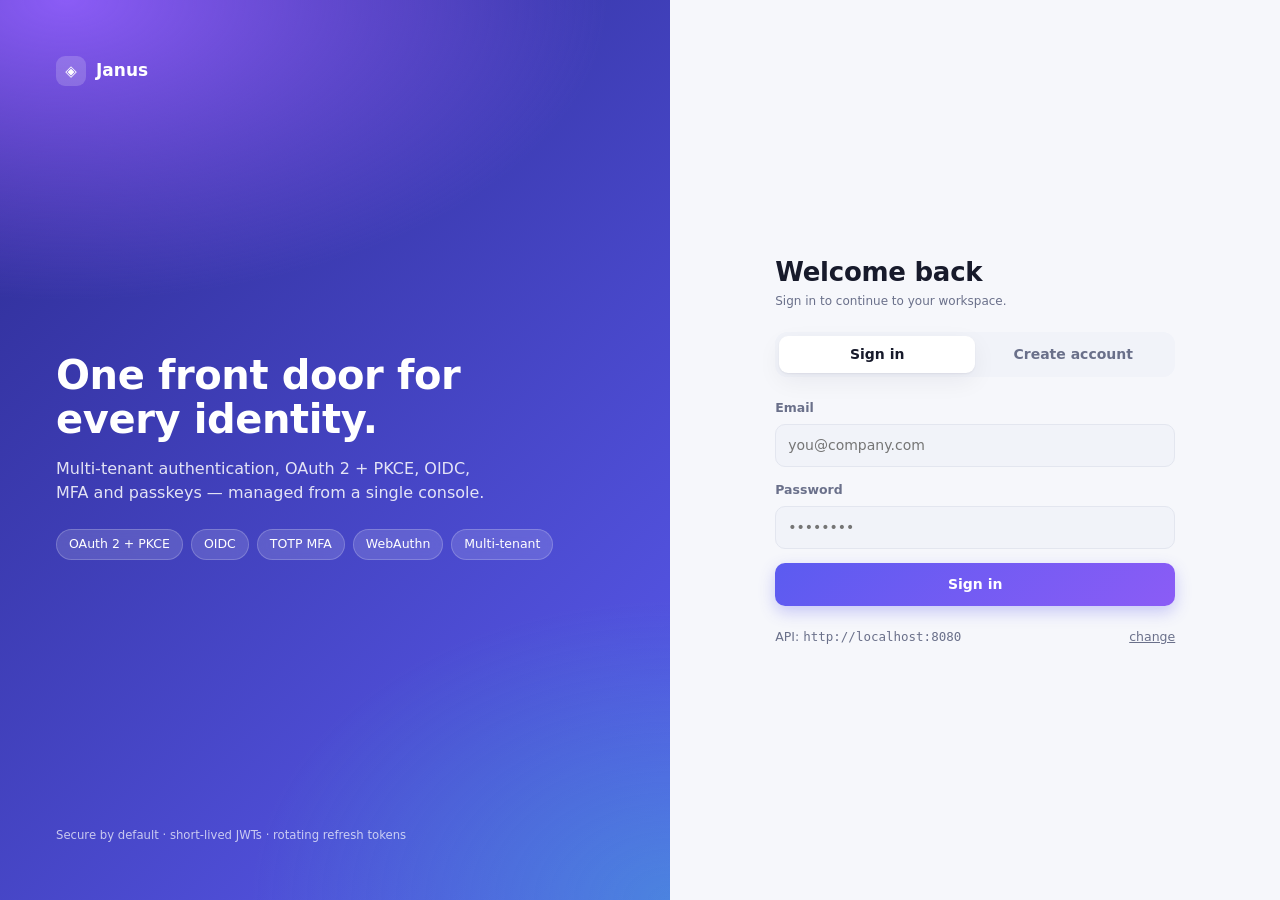
<file: web/admin/index.html>
<!doctype html>
<html lang="en">
<head>
<meta charset="utf-8">
<meta name="viewport" content="width=device-width,initial-scale=1">
<title>Admin Console · Janus</title>
<link rel="stylesheet" href="../shared/style.css">
<link rel="stylesheet" href="admin.css">
</head>
<body>
<div class="app">
  <aside class="side" id="side">
    <div class="logo"><i>◈</i> Janus <span class="badge accent" style="margin-left:auto">admin</span></div>
    <nav id="nav"></nav>
    <div class="me">
      <div class="avatar" id="av">?</div>
      <div style="min-width:0"><div id="meEmail" class="trunc">…</div><div class="hint trunc" id="meRoles"></div></div>
    </div>
  </aside>
  <div class="main">
    <header class="top">
      <button class="btn sm burger" id="burger">☰</button>
      <h1 id="pageTitle">Overview</h1>
      <div class="grow"></div>
      <span class="badge" id="health"><span class="dot"></span>checking…</span>
      <button class="btn sm" id="theme" title="Toggle theme">◐</button>
      <button class="btn sm" id="logout">Sign out</button>
    </header>
    <main id="view"></main>
  </div>
</div>
<div id="toasts"></div>
<dialog id="dlg"></dialog>
<script src="../shared/api.js"></script>
<script src="admin.js"></script>
</body>
</html>
</file>
<file: web/shared/style.css>
:root{
  --bg:#f6f7fb;--surface:#fff;--surface-2:#f1f3f9;--border:#e3e6ef;--text:#171a2b;--muted:#6a708a;
  --accent:#5b5bf0;--accent-2:#8b5cf6;--accent-soft:#ececff;--ok:#12a36b;--ok-soft:#dcf7ea;
  --warn:#c77d0a;--warn-soft:#fff1d6;--bad:#d6335b;--bad-soft:#fde3ea;--shadow:0 1px 2px rgba(20,24,50,.06),0 8px 24px rgba(20,24,50,.06);
  --radius:14px;--mono:ui-monospace,SFMono-Regular,Menlo,monospace;
}
@media (prefers-color-scheme:dark){:root:not([data-theme=light]){
  --bg:#0d0f1a;--surface:#151829;--surface-2:#1c2036;--border:#272c47;--text:#e9ebf7;--muted:#8d93b2;
  --accent:#7c7cff;--accent-2:#a78bfa;--accent-soft:#232352;--ok:#3dd68c;--ok-soft:#10382a;
  --warn:#f5b84a;--warn-soft:#3b2d10;--bad:#ff6b8f;--bad-soft:#431a29;--shadow:0 1px 2px rgba(0,0,0,.4),0 8px 24px rgba(0,0,0,.3)}}
:root[data-theme=dark]{
  --bg:#0d0f1a;--surface:#151829;--surface-2:#1c2036;--border:#272c47;--text:#e9ebf7;--muted:#8d93b2;
  --accent:#7c7cff;--accent-2:#a78bfa;--accent-soft:#232352;--ok:#3dd68c;--ok-soft:#10382a;
  --warn:#f5b84a;--warn-soft:#3b2d10;--bad:#ff6b8f;--bad-soft:#431a29;--shadow:0 1px 2px rgba(0,0,0,.4),0 8px 24px rgba(0,0,0,.3)}
*{box-sizing:border-box}
body{margin:0;background:var(--bg);color:var(--text);font:14px/1.5 Inter,system-ui,-apple-system,"Segoe UI",sans-serif;-webkit-font-smoothing:antialiased}
h1,h2,h3{margin:0;letter-spacing:-.01em}
a{color:var(--accent)}
code,.mono{font-family:var(--mono);font-size:12.5px}
button,input,select,textarea{font:inherit;color:inherit}
.btn{display:inline-flex;align-items:center;gap:8px;border:1px solid var(--border);background:var(--surface);padding:8px 14px;border-radius:10px;cursor:pointer;font-weight:550;transition:.15s}
.btn:hover{border-color:var(--accent);transform:translateY(-1px)}
.btn:disabled{opacity:.5;cursor:not-allowed;transform:none}
.btn.primary{background:linear-gradient(135deg,var(--accent),var(--accent-2));color:#fff;border:0;box-shadow:0 6px 16px rgba(91,91,240,.3)}
.btn.danger{color:var(--bad)}
.btn.sm{padding:5px 10px;font-size:12.5px}
.field{display:flex;flex-direction:column;gap:6px;margin-bottom:14px}
.field label{font-size:12.5px;font-weight:600;color:var(--muted)}
.field input,.field select,.field textarea{background:var(--surface-2);border:1px solid var(--border);border-radius:10px;padding:10px 12px;outline:0;transition:.15s;width:100%}
.field input:focus,.field select:focus,.field textarea:focus{border-color:var(--accent);box-shadow:0 0 0 3px var(--accent-soft)}
.hint{font-size:12px;color:var(--muted)}
.card{background:var(--surface);border:1px solid var(--border);border-radius:var(--radius);box-shadow:var(--shadow);padding:20px}
.badge{display:inline-flex;align-items:center;gap:5px;padding:2px 9px;border-radius:99px;font-size:12px;font-weight:600;background:var(--surface-2);color:var(--muted)}
.badge.ok{background:var(--ok-soft);color:var(--ok)}.badge.warn{background:var(--warn-soft);color:var(--warn)}
.badge.bad{background:var(--bad-soft);color:var(--bad)}.badge.accent{background:var(--accent-soft);color:var(--accent)}
.alert{padding:10px 12px;border-radius:10px;font-size:13px;margin-bottom:14px;display:none}
.alert.show{display:block}.alert.err{background:var(--bad-soft);color:var(--bad)}.alert.ok{background:var(--ok-soft);color:var(--ok)}
.spin{width:14px;height:14px;border:2px solid currentColor;border-right-color:transparent;border-radius:50%;animation:s .7s linear infinite;display:none}
.loading .spin{display:inline-block}@keyframes s{to{transform:rotate(360deg)}}
.logo{display:flex;align-items:center;gap:10px;font-weight:750;font-size:17px}
.logo i{width:30px;height:30px;border-radius:9px;background:linear-gradient(135deg,var(--accent),var(--accent-2));display:grid;place-items:center;color:#fff;font-style:normal;font-size:15px}
</file>
<file: web/admin/admin.css>
.app{display:grid;grid-template-columns:240px 1fr;min-height:100vh}
.side{background:var(--surface);border-right:1px solid var(--border);padding:18px 14px;display:flex;flex-direction:column;gap:18px;position:sticky;top:0;height:100vh}
.side .logo{padding:0 6px}
#nav{display:flex;flex-direction:column;gap:2px;flex:1;overflow:auto}
#nav .grp{font-size:11px;text-transform:uppercase;letter-spacing:.08em;color:var(--muted);margin:14px 8px 4px}
#nav a{display:flex;gap:10px;align-items:center;padding:8px 10px;border-radius:10px;color:var(--muted);text-decoration:none;font-weight:550;cursor:pointer}
#nav a:hover{background:var(--surface-2);color:var(--text)}
#nav a.on{background:var(--accent-soft);color:var(--accent)}
#nav a.lock{opacity:.45}
.me{display:flex;gap:10px;align-items:center;padding:10px;border:1px solid var(--border);border-radius:12px}
.avatar{width:34px;height:34px;border-radius:50%;background:linear-gradient(135deg,var(--accent),var(--accent-2));color:#fff;display:grid;place-items:center;font-weight:700;flex:none}
.trunc{overflow:hidden;text-overflow:ellipsis;white-space:nowrap;max-width:150px}
.main{min-width:0}
.top{display:flex;align-items:center;gap:10px;padding:14px 28px;border-bottom:1px solid var(--border);background:color-mix(in srgb,var(--bg) 85%,transparent);backdrop-filter:blur(8px);position:sticky;top:0;z-index:5}
.top h1{font-size:20px}.grow{flex:1}.burger{display:none}
#view{padding:28px;max-width:1200px}
.dot{width:8px;height:8px;border-radius:50%;background:currentColor}
.grid{display:grid;gap:16px}.g4{grid-template-columns:repeat(auto-fit,minmax(200px,1fr))}.g2{grid-template-columns:repeat(auto-fit,minmax(340px,1fr))}
.stat .k{color:var(--muted);font-size:12.5px;font-weight:600}.stat .v{font-size:28px;font-weight:750;letter-spacing:-.02em;margin-top:4px}.stat .s{font-size:12px;color:var(--muted)}
.sec{display:flex;align-items:center;gap:10px;margin:26px 0 12px}.sec h2{font-size:15px}
.tbl{width:100%;border-collapse:collapse}
.tbl th{text-align:left;font-size:11.5px;text-transform:uppercase;letter-spacing:.06em;color:var(--muted);padding:10px 14px;border-bottom:1px solid var(--border)}
.tbl td{padding:12px 14px;border-bottom:1px solid var(--border);vertical-align:middle}
.tbl tr:last-child td{border-bottom:0}.tbl tbody tr:hover{background:var(--surface-2)}
.tcard{padding:0;overflow:auto}
.bar{height:8px;border-radius:99px;background:var(--surface-2);overflow:hidden}.bar>i{display:block;height:100%;background:linear-gradient(90deg,var(--accent),var(--accent-2))}
.row{display:flex;gap:10px;align-items:center;flex-wrap:wrap}
.search{background:var(--surface);border:1px solid var(--border);border-radius:10px;padding:8px 12px;min-width:240px}
.empty{text-align:center;color:var(--muted);padding:40px}
.toggle{display:flex;justify-content:space-between;align-items:center;gap:16px;padding:14px 0;border-bottom:1px solid var(--border)}
.toggle:last-of-type{border:0}
.sw{position:relative;width:42px;height:24px;flex:none}.sw input{opacity:0;position:absolute;inset:0;cursor:pointer;z-index:1}
.sw i{position:absolute;inset:0;background:var(--border);border-radius:99px;transition:.2s}.sw i:after{content:"";position:absolute;left:3px;top:3px;width:18px;height:18px;border-radius:50%;background:#fff;transition:.2s}
.sw input:checked+i{background:var(--accent)}.sw input:checked+i:after{transform:translateX(18px)}
.tag{display:inline-block;background:var(--surface-2);border:1px solid var(--border);padding:1px 8px;border-radius:7px;font-family:var(--mono);font-size:12px;margin:2px}
pre.code{background:#0f1222;color:#cfd4f5;padding:14px;border-radius:12px;overflow:auto;max-height:340px;font-size:12.5px;margin:0;white-space:pre-wrap;word-break:break-all}
dialog{border:1px solid var(--border);border-radius:16px;background:var(--surface);color:var(--text);padding:24px;width:min(480px,92vw);box-shadow:0 20px 60px rgba(0,0,0,.35)}
dialog::backdrop{background:rgba(10,12,30,.55);backdrop-filter:blur(3px)}
dialog h3{margin-bottom:16px}.actions{display:flex;justify-content:flex-end;gap:8px;margin-top:8px}
#toasts{position:fixed;right:20px;bottom:20px;display:flex;flex-direction:column;gap:8px;z-index:50}
.toast{background:var(--text);color:var(--bg);padding:10px 16px;border-radius:10px;box-shadow:var(--shadow);animation:in .2s}.toast.err{background:var(--bad);color:#fff}
@keyframes in{from{opacity:0;transform:translateY(8px)}}
.perm{display:grid;grid-template-columns:repeat(auto-fill,minmax(210px,1fr));gap:6px}
.tab{display:flex;gap:4px;background:var(--surface-2);padding:4px;border-radius:11px;width:max-content;margin-bottom:16px}
.tab button{border:0;background:none;padding:6px 14px;border-radius:8px;cursor:pointer;font-weight:600;color:var(--muted)}.tab button.on{background:var(--surface);color:var(--text);box-shadow:var(--shadow)}
.audience{font-size:11px;font-weight:700;padding:1px 7px;border-radius:6px;margin-left:6px}
@media(max-width:860px){.app{grid-template-columns:1fr}.side{position:fixed;left:-260px;width:240px;z-index:20;transition:.2s}.side.open{left:0}.burger{display:inline-flex}#view{padding:16px}.top{padding:12px 16px}}
</file>
